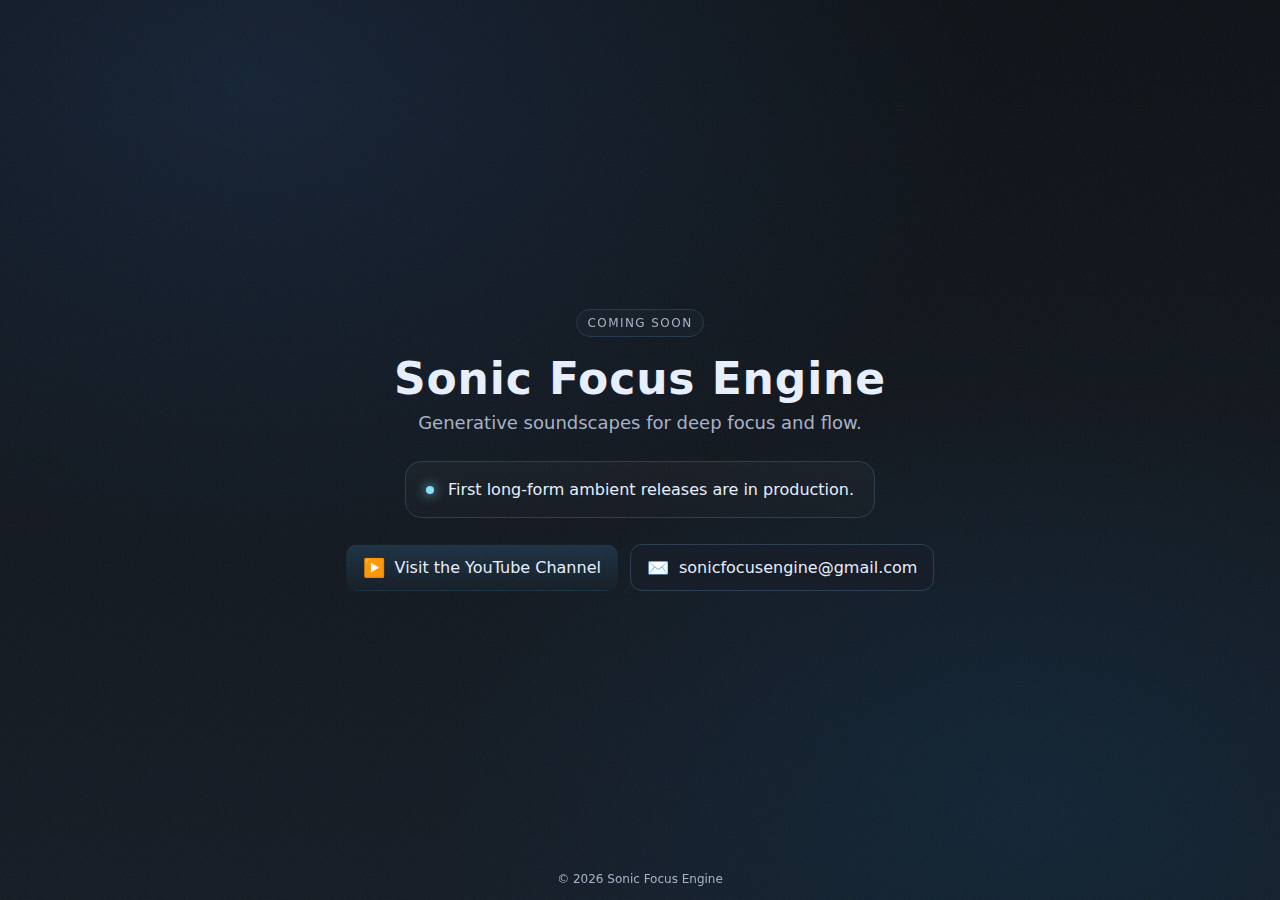
<file: index.html>
<!doctype html>
<html lang="en">

<head>
  <meta charset="utf-8" />
  <meta name="viewport" content="width=device-width, initial-scale=1" />
  <title>Sonic Focus Engine — Coming Soon</title>
  <meta name="description"
    content="Generative soundscapes for deep focus and flow. Sonic Focus Engine is coming soon." />
  <meta name="theme-color" content="#0b0f14" />

  <!-- Open Graph / Twitter -->
  <meta property="og:title" content="Sonic Focus Engine — Coming Soon" />
  <meta property="og:description" content="Generative soundscapes for deep focus and flow." />
  <meta property="og:type" content="website" />
  <meta property="og:url" content="https://sonicfocusengine.com/" />

  <style>
    :root {
      --bg1: #0b0f14;
      --bg2: #121923;
      --fg: #e9f1ff;
      --muted: #a8b3c7;
      --accent: #86e1ff;
      --card: #0f141b;
      --ring: #2a3a4d;
    }

    html,
    body {
      height: 100%
    }

    body {
      margin: 0;
      font-family: system-ui, -apple-system, Segoe UI, Roboto, Ubuntu, Cantarell, Inter, Arial, sans-serif;
      color: var(--fg);
      background: radial-gradient(1200px 800px at 20% 10%, #122033 0%, transparent 60%),
        radial-gradient(1000px 700px at 80% 90%, #0e2233 0%, transparent 60%),
        linear-gradient(180deg, var(--bg1), var(--bg2));
      display: grid;
      place-items: center;
      overflow: hidden;
    }

    .wrap {
      text-align: center;
      padding: 48px 24px;
      max-width: 720px
    }

    .badge {
      display: inline-block;
      padding: 6px 10px;
      border: 1px solid var(--ring);
      border-radius: 999px;
      font-size: 12px;
      letter-spacing: .12em;
      text-transform: uppercase;
      color: var(--muted);
      background: rgba(255, 255, 255, 0.02);
      backdrop-filter: blur(2px);
    }

    h1 {
      margin: 16px 0 8px;
      font-size: clamp(28px, 4vw, 44px);
      letter-spacing: .02em
    }

    .tag {
      color: var(--muted);
      font-size: clamp(14px, 2.2vw, 18px);
      margin: 0 0 28px
    }

    .card {
      margin: 0 auto 26px;
      padding: 18px 20px;
      border: 1px solid var(--ring);
      border-radius: 16px;
      background: linear-gradient(180deg, rgba(255, 255, 255, 0.03), rgba(255, 255, 255, 0.01));
      display: inline-flex;
      gap: 14px;
      align-items: center;
    }

    .dot {
      width: 8px;
      height: 8px;
      border-radius: 50%;
      background: var(--accent);
      box-shadow: 0 0 12px var(--accent);
    }

    .links {
      display: flex;
      gap: 12px;
      justify-content: center;
      flex-wrap: wrap
    }

    .btn {
      display: inline-flex;
      align-items: center;
      gap: 10px;
      padding: 12px 16px;
      border-radius: 12px;
      border: 1px solid var(--ring);
      color: var(--fg);
      text-decoration: none;
      background: #111823;
      transition: .15s ease;
    }

    .btn:hover {
      transform: translateY(-1px);
      border-color: #3b536f
    }

    .btn.primary {
      border-color: transparent;
      background: linear-gradient(180deg, #193042, #111a24);
    }

    .btn .emoji {
      font-size: 18px
    }

    footer {
      position: fixed;
      bottom: 14px;
      left: 0;
      right: 0;
      text-align: center;
      color: var(--muted);
      font-size: 12px
    }

    /* subtle floating grain */
    .grain {
      pointer-events: none;
      position: fixed;
      inset: -50vmax;
      opacity: .08;
      mix-blend: overlay;
      background-image: url('data:image/svg+xml;utf8,<svg xmlns="http://www.w3.org/2000/svg" width="120" height="120"><filter id="n"><feTurbulence type="fractalNoise" baseFrequency="0.9" numOctaves="2" stitchTiles="stitch"/></filter><rect width="100%" height="100%" filter="url(%23n)"/></svg>');
      animation: drift 40s linear infinite;
    }

    @keyframes drift {
      0% {
        transform: translate3d(0, 0, 0) rotate(0deg) scale(1)
      }

      50% {
        transform: translate3d(3%, -2%, 0) rotate(180deg) scale(1.02)
      }

      100% {
        transform: translate3d(0, 0, 0) rotate(360deg) scale(1)
      }
    }
  </style>
</head>

<body>
  <div class="grain" aria-hidden="true"></div>
  <main class="wrap" role="main">
    <span class="badge">Coming Soon</span>
    <h1>Sonic Focus Engine</h1>
    <p class="tag">Generative soundscapes for deep focus and flow.</p>

    <div class="card" role="status" aria-live="polite">
      <span class="dot" aria-hidden="true"></span>
      <span>First long-form ambient releases are in production.</span>
    </div>

    <div class="links">
      <a class="btn primary" href="https://www.youtube.com/@SonicFocusEngine" target="_blank" rel="noopener">
        <span class="emoji">▶️</span><span>Visit the YouTube Channel</span>
      </a>
      <a class="btn" href="mailto:sonicfocusengine@gmail.com?subject=Hello%20from%20the%20site">
        <span class="emoji">✉️</span><span>sonicfocusengine@gmail.com</span>
      </a>
    </div>
  </main>

  <footer>
    © <span id="y"></span> Sonic Focus Engine
  </footer>

  <script>
    document.getElementById('y').textContent = new Date().getFullYear();
  </script>
</body>

</html>
</file>
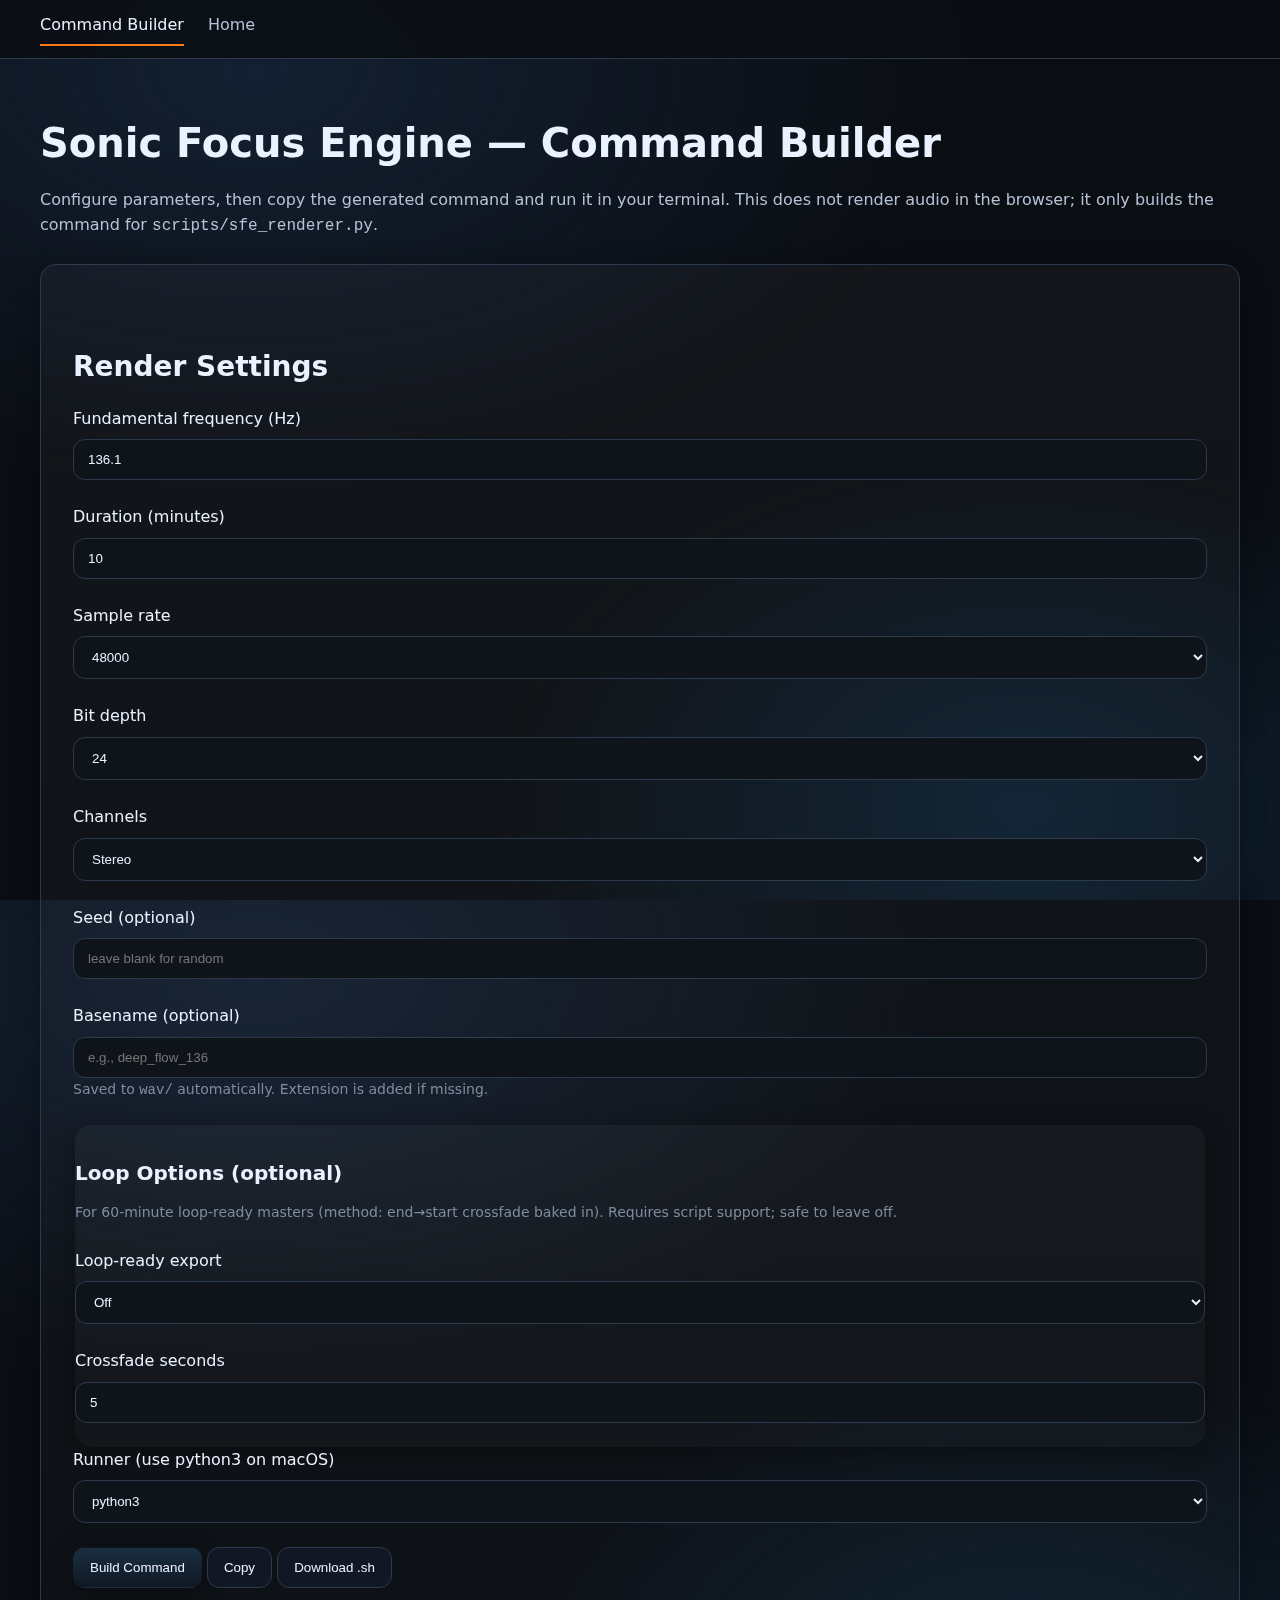
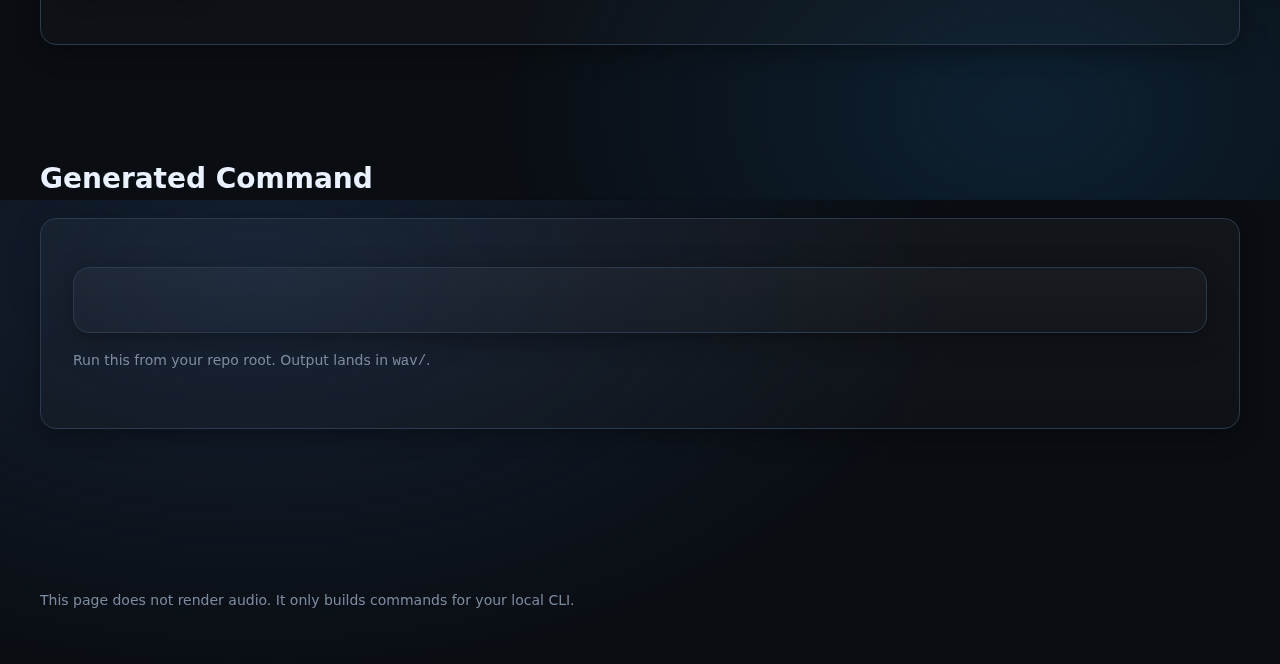
<file: tools/command-builder.html>
<!doctype html>
<html lang="en">

<head>
  <meta charset="utf-8" />
  <meta name="viewport" content="width=device-width, initial-scale=1" />
  <title>SFE Command Builder</title>
  <link rel="stylesheet" href="/css/style.css">
</head>

<body>
  <header class="site-header">
    <div class="container">
      <nav class="nav" aria-label="Nav">
        <a class="is-active" href="#">Command Builder</a>
        <a href="/">Home</a>
      </nav>
    </div>
  </header>

  <main class="section">
    <div class="container">
      <h1 class="h1">Sonic Focus Engine — Command Builder</h1>
      <p>Configure parameters, then copy the generated command and run it in your terminal. This does not render audio
        in the browser; it only builds the command for <code>scripts/sfe_renderer.py</code>.</p>

      <form id="builder" class="card" autocomplete="off" novalidate>
        <h2 class="h2">Render Settings</h2>

        <div class="form-group">
          <label class="form-label" for="freq">Fundamental frequency (Hz)</label>
          <input class="form-input" id="freq" name="freq" type="number" step="0.01" value="136.1" required>
        </div>

        <div class="form-group">
          <label class="form-label" for="minutes">Duration (minutes)</label>
          <input class="form-input" id="minutes" name="minutes" type="number" min="1" max="360" value="10" required>
        </div>

        <div class="form-group">
          <label class="form-label" for="sr">Sample rate</label>
          <select class="form-select" id="sr" name="sr">
            <option value="44100">44100</option>
            <option value="48000" selected>48000</option>
          </select>
        </div>

        <div class="form-group">
          <label class="form-label" for="bit">Bit depth</label>
          <select class="form-select" id="bit" name="bit">
            <option value="16">16</option>
            <option value="24" selected>24</option>
          </select>
        </div>

        <div class="form-group">
          <label class="form-label" for="stereo">Channels</label>
          <select class="form-select" id="stereo" name="stereo">
            <option value="st" selected>Stereo</option>
            <option value="mo">Mono</option>
          </select>
        </div>

        <div class="form-group">
          <label class="form-label" for="seed">Seed (optional)</label>
          <input class="form-input" id="seed" name="seed" type="number" placeholder="leave blank for random">
        </div>

        <div class="form-group">
          <label class="form-label" for="out">Basename (optional)</label>
          <input class="form-input" id="out" name="out" type="text" placeholder="e.g., deep_flow_136">
          <p class="caption">Saved to <code>wav/</code> automatically. Extension is added if missing.</p>
        </div>

        <fieldset class="card" style="padding:0;border:none">
          <div class="p-4">
            <h3 class="h3">Loop Options (optional)</h3>
            <p class="caption">For 60-minute loop-ready masters (method: end→start crossfade baked in). Requires script
              support; safe to leave off.</p>
            <div class="form-group">
              <label class="form-label" for="loopready">Loop-ready export</label>
              <select class="form-select" id="loopready">
                <option value="off" selected>Off</option>
                <option value="on">On</option>
              </select>
            </div>
            <div class="form-group">
              <label class="form-label" for="xfsec">Crossfade seconds</label>
              <input class="form-input" id="xfsec" type="number" min="1" max="15" value="5">
            </div>
          </div>
        </fieldset>

        <div class="form-group">
          <label class="form-label" for="runner">Runner (use python3 on macOS)</label>
          <select class="form-select" id="runner">
            <option value="python3" selected>python3</option>
            <option value="python">python</option>
          </select>
        </div>

        <p>
          <button class="btn btn-primary" type="button" id="build">Build Command</button>
          <button class="btn" type="button" id="copy" disabled>Copy</button>
          <button class="btn" type="button" id="download" disabled>Download .sh</button>
        </p>
      </form>

      <section class="section">
        <h2 class="h2">Generated Command</h2>
        <div class="card">
          <pre id="cmd" class="card" style="white-space:pre-wrap;word-break:break-word"></pre>
          <p class="caption">Run this from your repo root. Output lands in <code>wav/</code>.</p>
        </div>
      </section>
    </div>
  </main>

  <footer class="section--tight footer">
    <div class="container">
      <p class="caption">This page does not render audio. It only builds commands for your local CLI.</p>
    </div>
  </footer>

  <script>
    const $ = (id) => document.getElementById(id);
    const fields = ["freq", "minutes", "sr", "bit", "stereo", "seed", "out", "runner", "loopready", "xfsec"];

    function buildCommand() {
      const vals = Object.fromEntries(fields.map(f => [f, $(f).value.trim()]));
      const stereoFlag = vals.stereo === "st" ? "--stereo" : "";
      const seedFlag = vals.seed ? `--seed ${vals.seed}` : "";
      const outFlag = vals.out ? `--out ${shellEscape(vals.out)}` : "";

      // Optional loop flags (only include if on; your script can ignore unknown flags safely if not implemented yet)
      const loopFlags = (vals.loopready === "on")
        ? `--loop-ready --xf-sec ${Number(vals.xfsec) || 5}`
        : "";

      // command
      const cmd = `${vals.runner} scripts/sfe_renderer.py --freq ${Number(vals.freq)} --minutes ${parseInt(vals.minutes, 10)} --sr ${parseInt(vals.sr, 10)} --bit ${parseInt(vals.bit, 10)} ${stereoFlag} ${seedFlag} ${outFlag} ${loopFlags}`.replace(/\s+/g, ' ').trim();
      $("cmd").textContent = cmd;
      $("copy").disabled = false;
      $("download").disabled = false;
    }

    function shellEscape(s) {
      if (!s) return "";
      // basic POSIX-safe quoting
      return `'${s.replace(/'/g, "'\\''")}'`;
    }

    $("build").addEventListener("click", buildCommand);
    $("copy").addEventListener("click", async () => {
      const cmd = $("cmd").textContent;
      if (!cmd) return;
      try { await navigator.clipboard.writeText(cmd); $("copy").textContent = "Copied"; setTimeout(() => $("copy").textContent = "Copy", 1200); } catch (e) { }
    });
    $("download").addEventListener("click", () => {
      const cmd = $("cmd").textContent;
      if (!cmd) return;
      const script = `#!/usr/bin/env bash
set -euo pipefail
cd "$(dirname "$0")"/..
${cmd}
`;
      const blob = new Blob([script], { type: "text/x-sh" });
      const url = URL.createObjectURL(blob);
      const a = document.createElement("a");
      a.href = url;
      a.download = "run_render.sh";
      document.body.appendChild(a);
      a.click();
      a.remove();
      URL.revokeObjectURL(url);
    });
  </script>
</body>

</html>
</file>
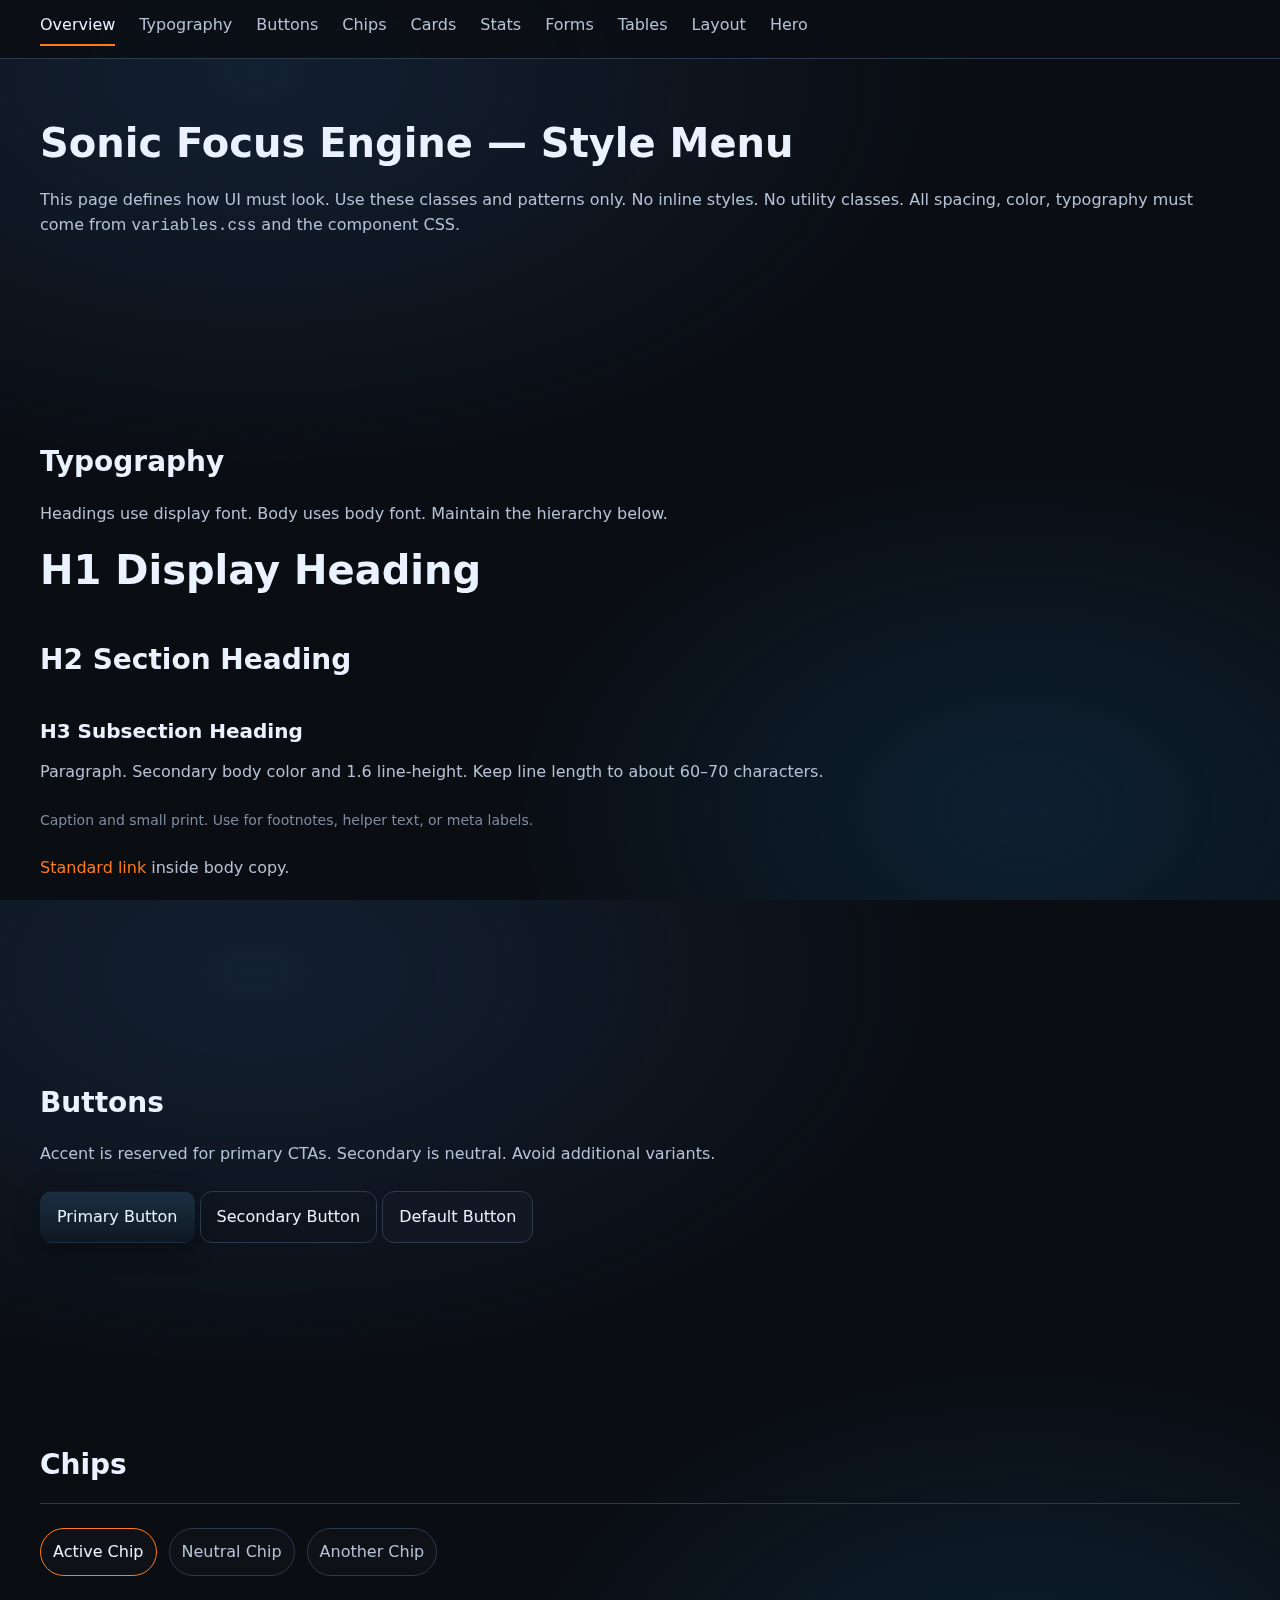
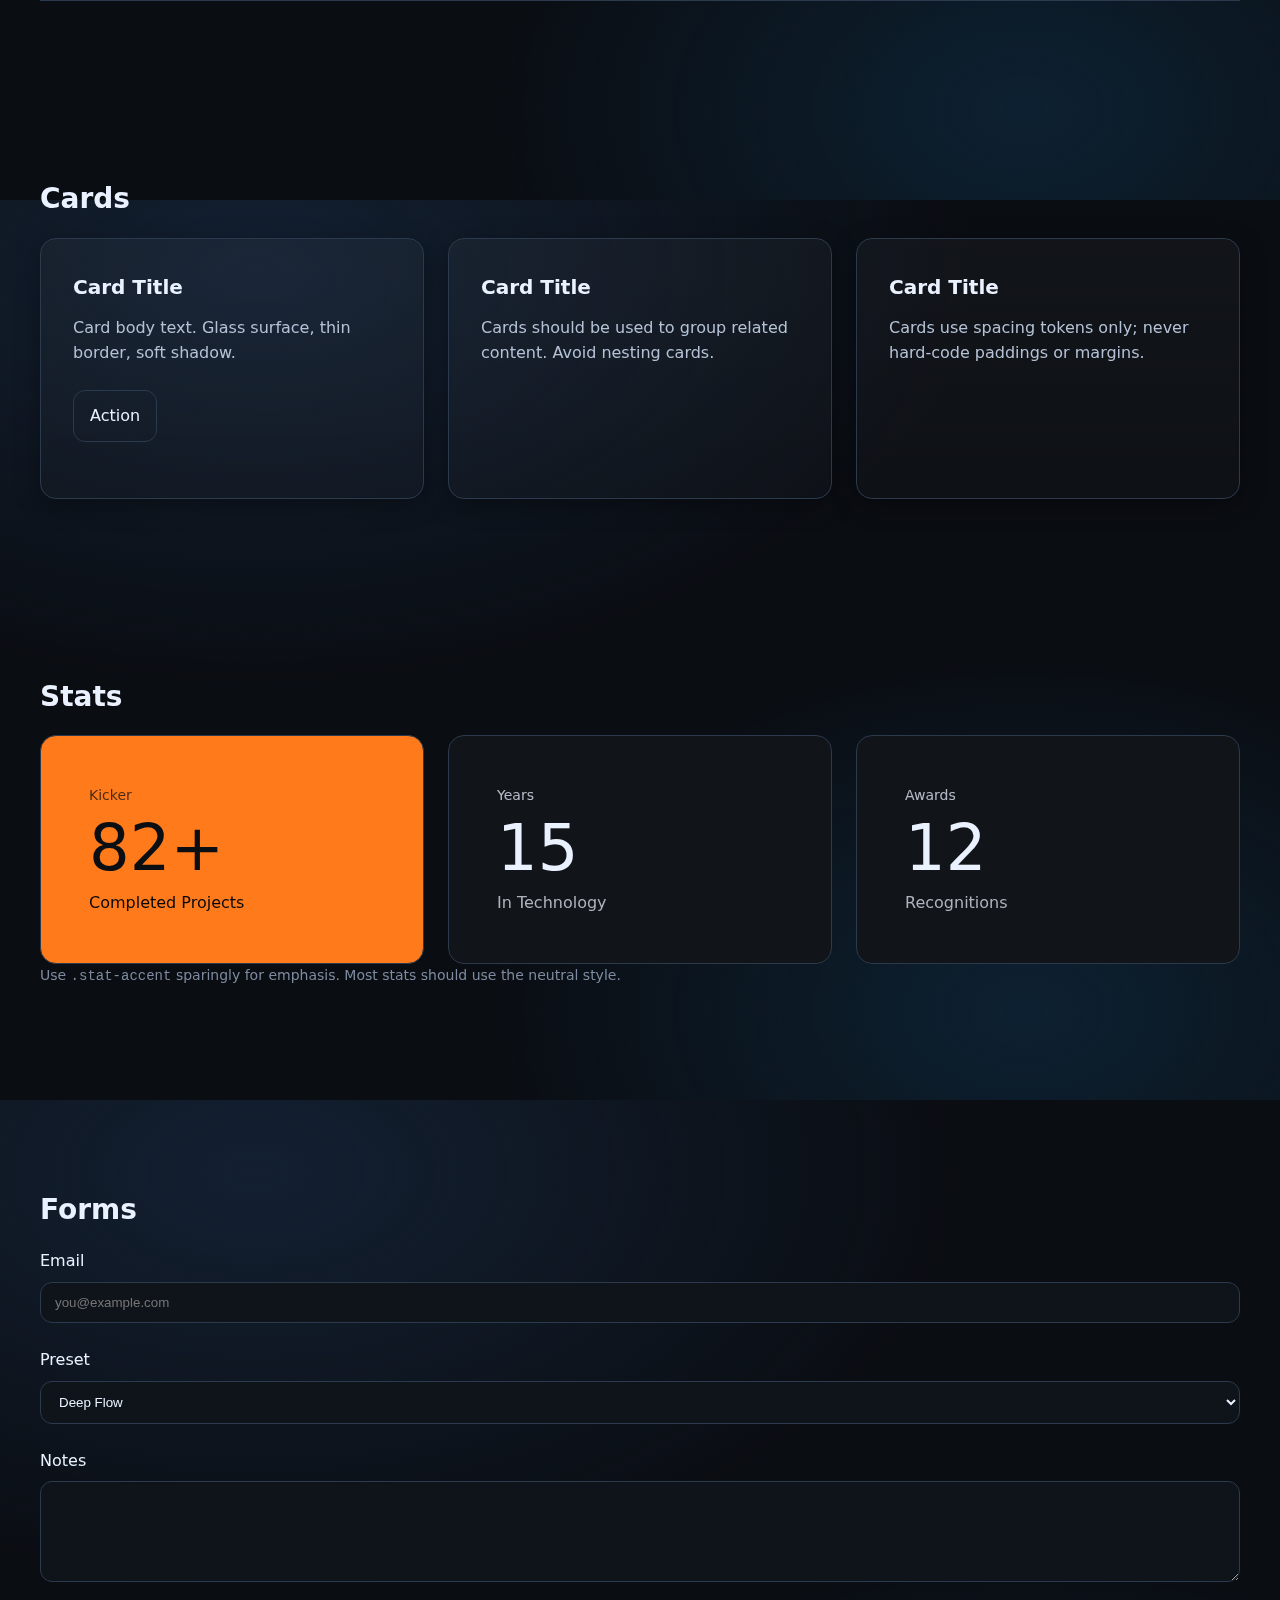
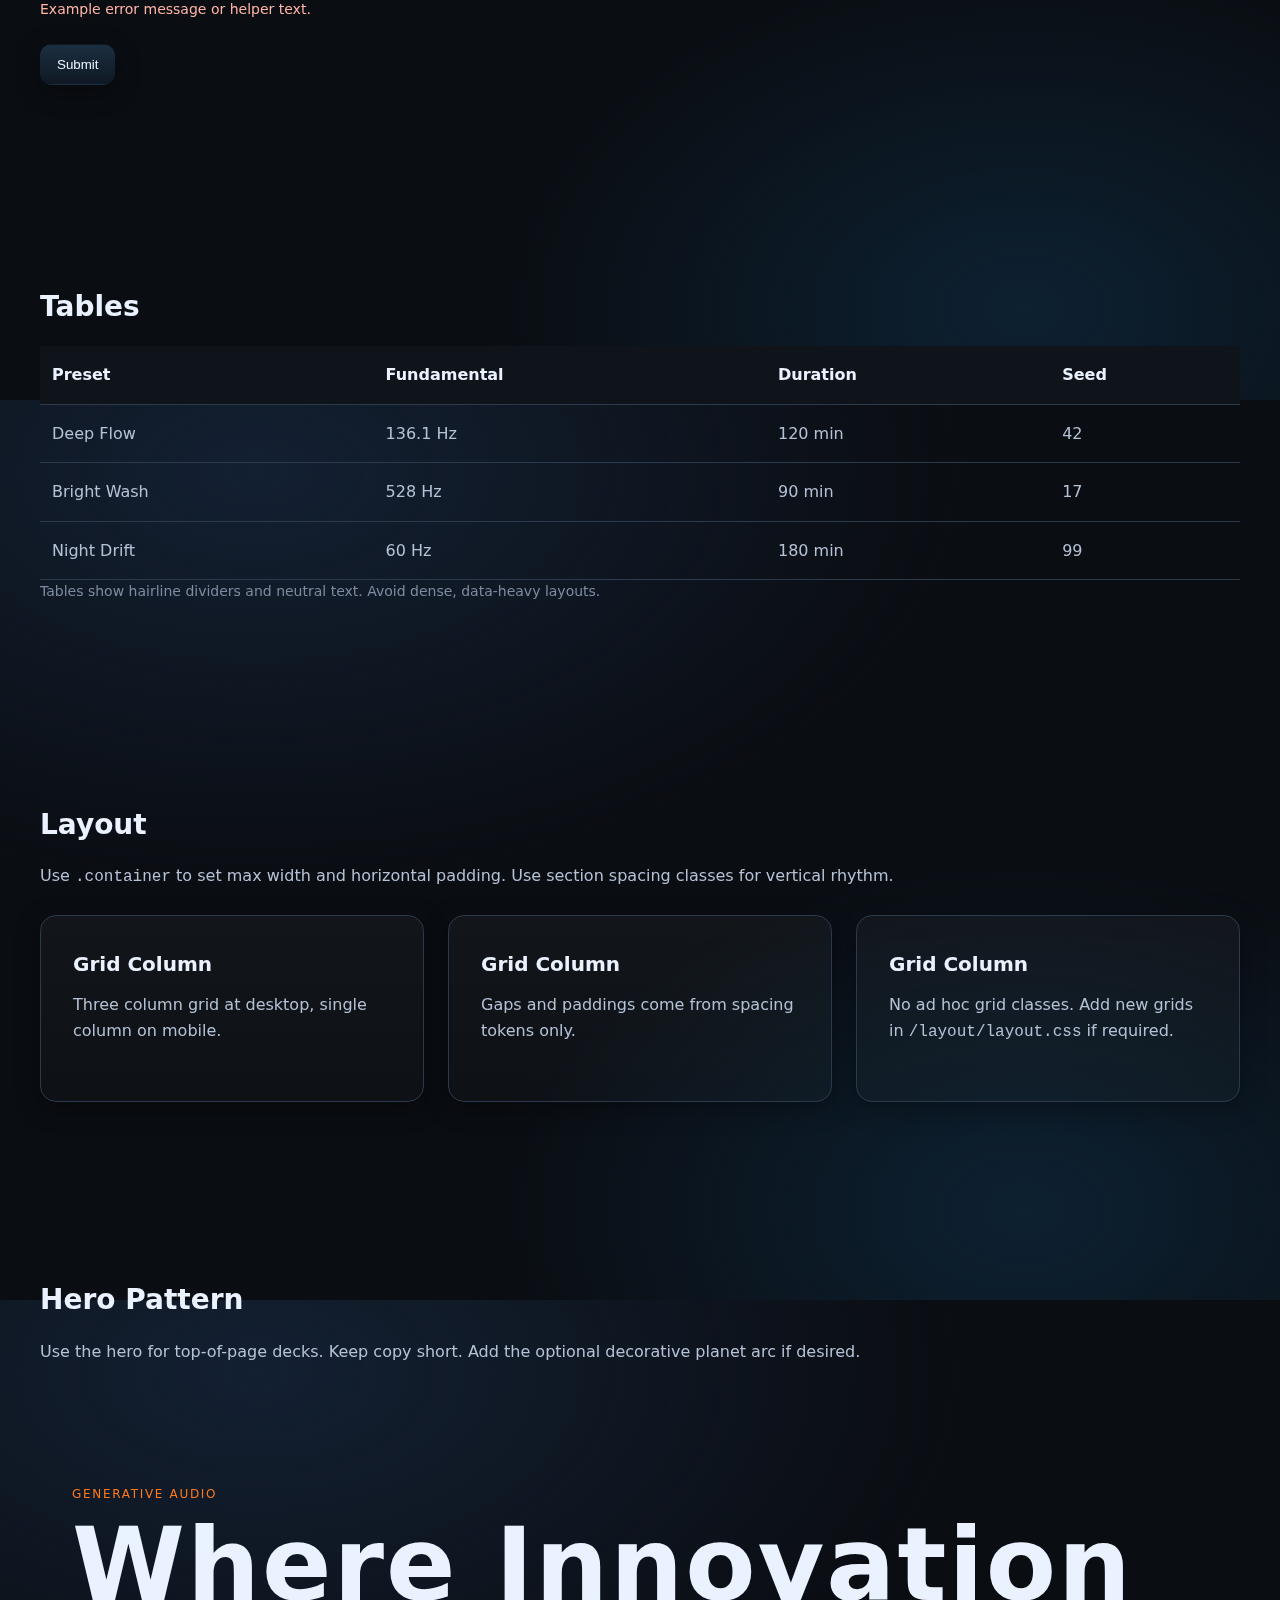
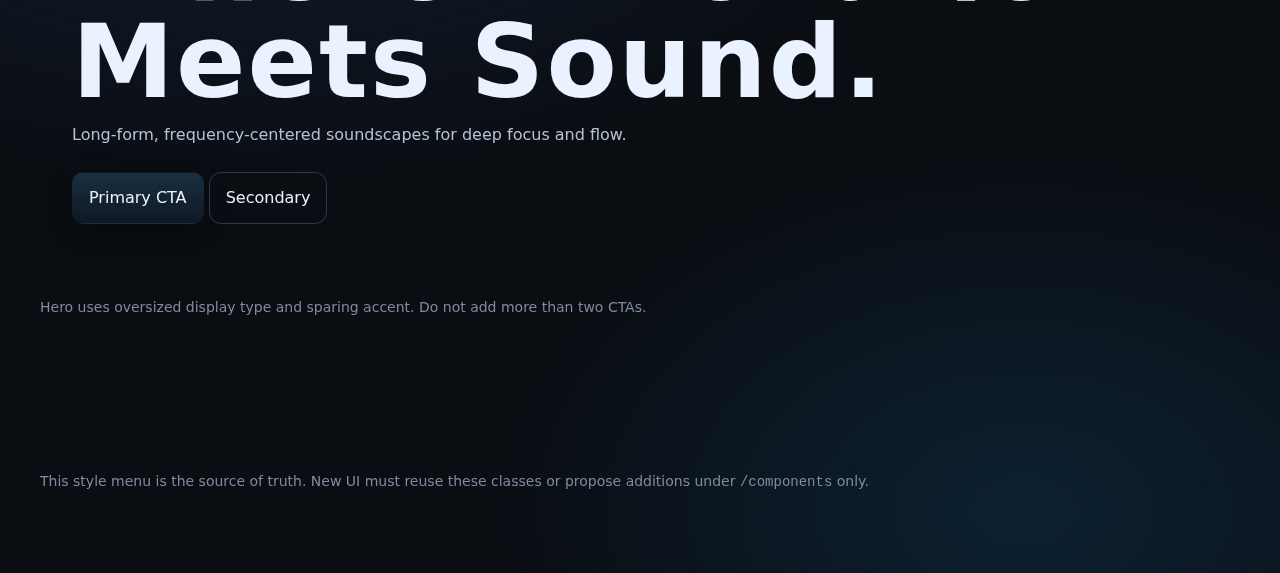
<file: docs/style/style_guide.html>
<!doctype html>
<html lang="en">

<head>
  <meta charset="utf-8" />
  <meta name="viewport" content="width=device-width, initial-scale=1" />
  <title>Sonic Focus Engine — Style Guide</title>
  <link rel="stylesheet" href="/css/style.css">
  <meta name="description" content="Visual style menu for Sonic Focus Engine. Use these classes and patterns only." />
</head>

<body>

  <!-- Top bar (uses existing nav styles) -->
  <header class="site-header" role="banner">
    <div class="container">
      <nav class="nav" aria-label="Style Guide Navigation">
        <a class="is-active" href="#overview">Overview</a>
        <a href="#typography">Typography</a>
        <a href="#buttons">Buttons</a>
        <a href="#chips">Chips</a>
        <a href="#cards">Cards</a>
        <a href="#stats">Stats</a>
        <a href="#forms">Forms</a>
        <a href="#tables">Tables</a>
        <a href="#layout">Layout</a>
        <a href="#hero">Hero</a>
      </nav>
    </div>
  </header>

  <!-- Overview -->
  <section id="overview" class="section">
    <div class="container">
      <h1 class="h1">Sonic Focus Engine — Style Menu</h1>
      <p>This page defines how UI must look. Use these classes and patterns only. No inline styles. No utility classes.
        All spacing, color, typography must come from <code>variables.css</code> and the component CSS.</p>
    </div>
  </section>

  <!-- Typography -->
  <section id="typography" class="section">
    <div class="container">
      <h2 class="h2">Typography</h2>
      <p>Headings use display font. Body uses body font. Maintain the hierarchy below.</p>

      <h1 class="h1">H1 Display Heading</h1>
      <h2 class="h2">H2 Section Heading</h2>
      <h3 class="h3">H3 Subsection Heading</h3>
      <p>Paragraph. Secondary body color and 1.6 line-height. Keep line length to about 60–70 characters.</p>
      <p class="caption">Caption and small print. Use for footnotes, helper text, or meta labels.</p>
      <p><a href="#">Standard link</a> inside body copy.</p>
    </div>
  </section>

  <!-- Buttons -->
  <section id="buttons" class="section">
    <div class="container">
      <h2 class="h2">Buttons</h2>
      <p>Accent is reserved for primary CTAs. Secondary is neutral. Avoid additional variants.</p>
      <p>
        <a class="btn btn-primary" href="#">Primary Button</a>
        <a class="btn btn-secondary" href="#">Secondary Button</a>
        <a class="btn" href="#">Default Button</a>
      </p>
    </div>
  </section>

  <!-- Chips -->
  <section id="chips" class="section">
    <div class="container">
      <h2 class="h2">Chips</h2>
      <div class="chips" aria-label="Chip examples">
        <span class="chip chip-on">Active Chip</span>
        <span class="chip">Neutral Chip</span>
        <span class="chip">Another Chip</span>
      </div>
    </div>
  </section>

  <!-- Cards -->
  <section id="cards" class="section">
    <div class="container">
      <h2 class="h2">Cards</h2>
      <div class="grid-3">
        <article class="card">
          <h3 class="card-title">Card Title</h3>
          <p>Card body text. Glass surface, thin border, soft shadow.</p>
          <p><a class="btn btn-secondary" href="#">Action</a></p>
        </article>
        <article class="card">
          <h3 class="card-title">Card Title</h3>
          <p>Cards should be used to group related content. Avoid nesting cards.</p>
        </article>
        <article class="card">
          <h3 class="card-title">Card Title</h3>
          <p>Cards use spacing tokens only; never hard-code paddings or margins.</p>
        </article>
      </div>
    </div>
  </section>

  <!-- Stats -->
  <section id="stats" class="section">
    <div class="container">
      <h2 class="h2">Stats</h2>
      <div class="grid-3">
        <article class="stat stat-accent">
          <div class="stat-kicker">Kicker</div>
          <div class="stat-value">82+</div>
          <div class="stat-label">Completed Projects</div>
        </article>
        <article class="stat">
          <div class="stat-kicker">Years</div>
          <div class="stat-value">15</div>
          <div class="stat-label">In Technology</div>
        </article>
        <article class="stat">
          <div class="stat-kicker">Awards</div>
          <div class="stat-value">12</div>
          <div class="stat-label">Recognitions</div>
        </article>
      </div>
      <p class="caption">Use <code>.stat-accent</code> sparingly for emphasis. Most stats should use the neutral style.
      </p>
    </div>
  </section>

  <!-- Forms -->
  <section id="forms" class="section">
    <div class="container">
      <h2 class="h2">Forms</h2>
      <form action="#" method="post" aria-describedby="form-notes">
        <div class="form-group">
          <label class="form-label" for="email">Email</label>
          <input class="form-input" id="email" name="email" type="email" placeholder="you@example.com">
        </div>
        <div class="form-group">
          <label class="form-label" for="select">Preset</label>
          <select class="form-select" id="select" name="preset">
            <option>Deep Flow</option>
            <option>Bright Wash</option>
            <option>Night Drift</option>
          </select>
        </div>
        <div class="form-group">
          <label class="form-label" for="message">Notes</label>
          <textarea class="form-textarea" id="message" name="message" rows="5"></textarea>
          <div class="form-error" id="form-notes">Example error message or helper text.</div>
        </div>
        <p><button class="btn btn-primary" type="submit">Submit</button></p>
      </form>
    </div>
  </section>

  <!-- Tables -->
  <section id="tables" class="section">
    <div class="container">
      <h2 class="h2">Tables</h2>
      <table class="table">
        <thead>
          <tr>
            <th>Preset</th>
            <th>Fundamental</th>
            <th>Duration</th>
            <th>Seed</th>
          </tr>
        </thead>
        <tbody>
          <tr>
            <td>Deep Flow</td>
            <td>136.1 Hz</td>
            <td>120 min</td>
            <td>42</td>
          </tr>
          <tr>
            <td>Bright Wash</td>
            <td>528 Hz</td>
            <td>90 min</td>
            <td>17</td>
          </tr>
          <tr>
            <td>Night Drift</td>
            <td>60 Hz</td>
            <td>180 min</td>
            <td>99</td>
          </tr>
        </tbody>
      </table>
      <p class="caption">Tables show hairline dividers and neutral text. Avoid dense, data-heavy layouts.</p>
    </div>
  </section>

  <!-- Layout examples -->
  <section id="layout" class="section">
    <div class="container">
      <h2 class="h2">Layout</h2>
      <p>Use <code>.container</code> to set max width and horizontal padding. Use section spacing classes for vertical
        rhythm.</p>
      <div class="grid-3">
        <article class="card">
          <h3 class="card-title">Grid Column</h3>
          <p>Three column grid at desktop, single column on mobile.</p>
        </article>
        <article class="card">
          <h3 class="card-title">Grid Column</h3>
          <p>Gaps and paddings come from spacing tokens only.</p>
        </article>
        <article class="card">
          <h3 class="card-title">Grid Column</h3>
          <p>No ad hoc grid classes. Add new grids in <code>/layout/layout.css</code> if required.</p>
        </article>
      </div>
    </div>
  </section>

  <!-- Hero pattern -->
  <section id="hero" class="section">
    <div class="container">
      <h2 class="h2">Hero Pattern</h2>
      <p>Use the hero for top-of-page decks. Keep copy short. Add the optional decorative planet arc if desired.</p>
      <section class="hero">
        <!-- optional: <div class="planet-arc" aria-hidden="true"></div> -->
        <div class="container">
          <div class="hero-kicker">Generative Audio</div>
          <h1 class="hero-title">Where Innovation Meets Sound.</h1>
          <p class="hero-subtitle">Long-form, frequency-centered soundscapes for deep focus and flow.</p>
          <p>
            <a class="btn btn-primary" href="#">Primary CTA</a>
            <a class="btn btn-secondary" href="#">Secondary</a>
          </p>
        </div>
      </section>
      <p class="caption">Hero uses oversized display type and sparing accent. Do not add more than two CTAs.</p>
    </div>
  </section>

  <footer class="section">
    <div class="container">
      <p class="caption">This style menu is the source of truth. New UI must reuse these classes or propose additions
        under <code>/components</code> only.</p>
    </div>
  </footer>

</body>

</html>
</file>
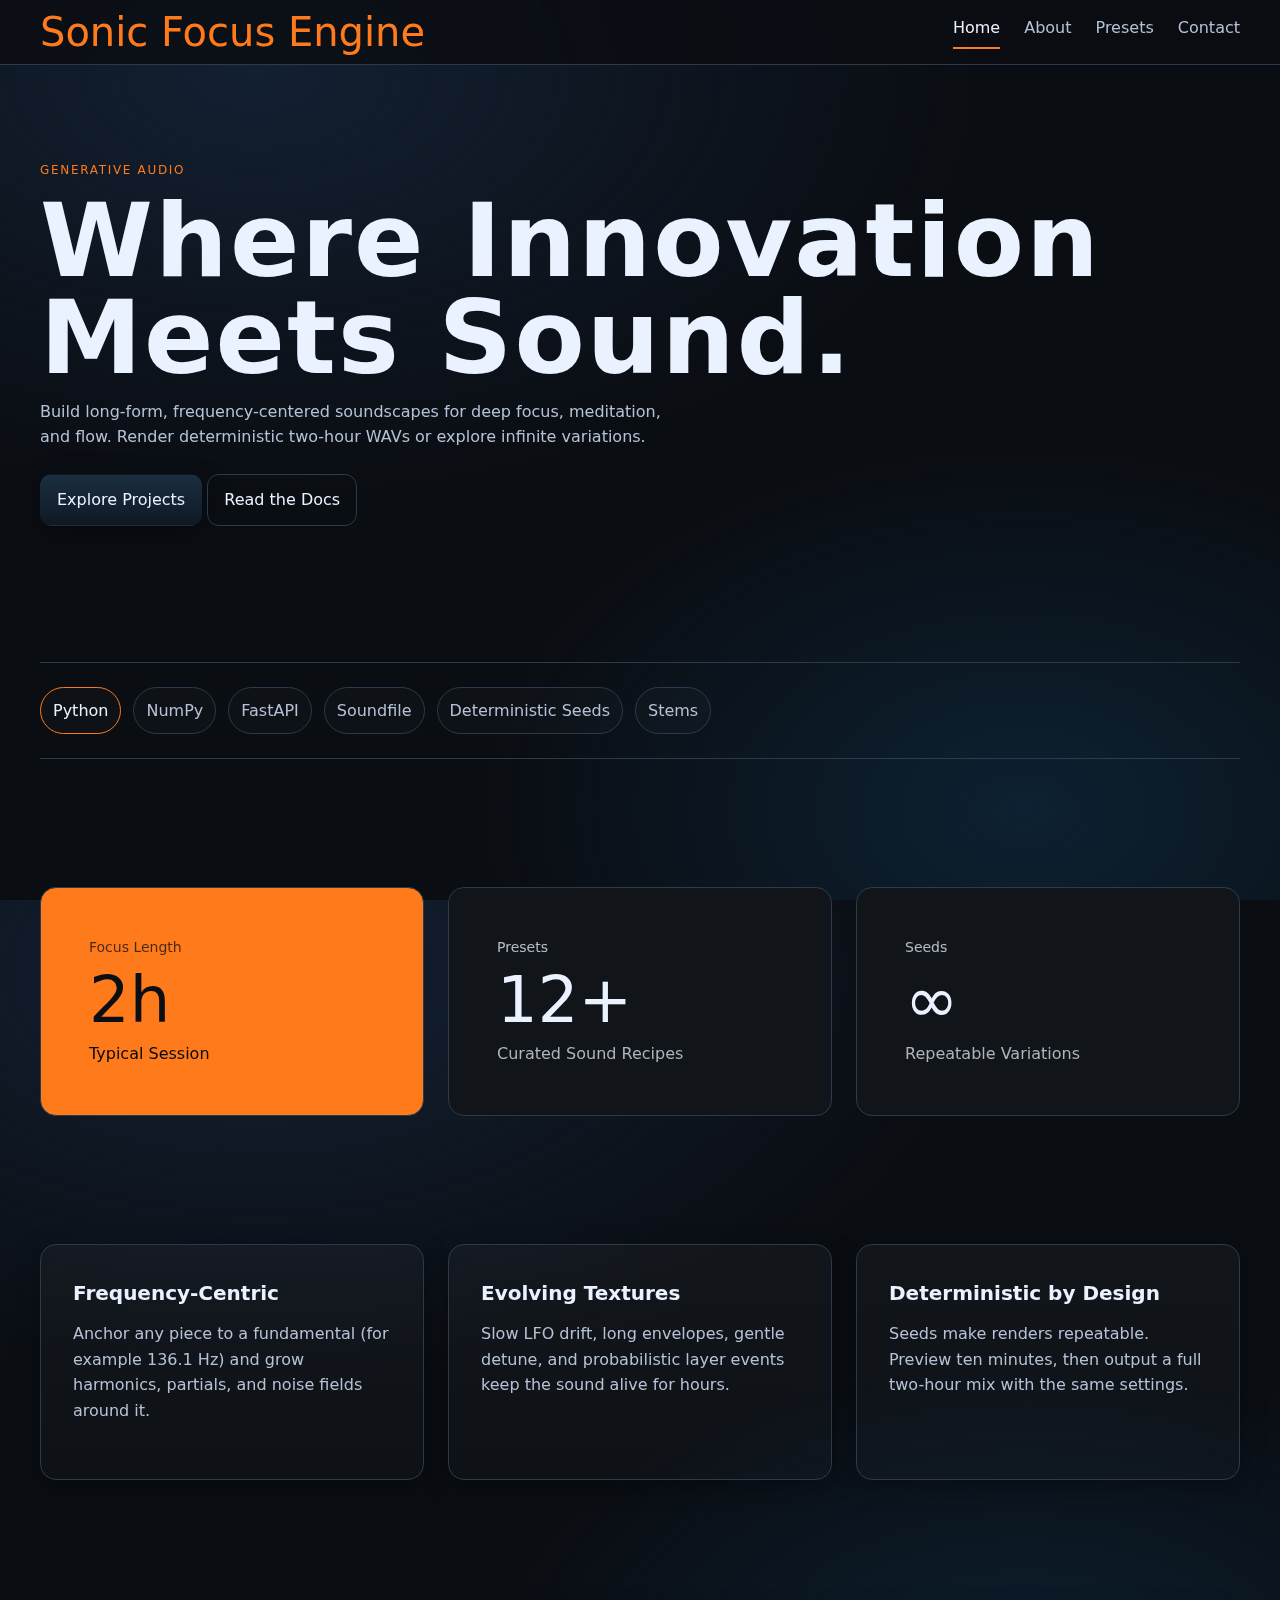
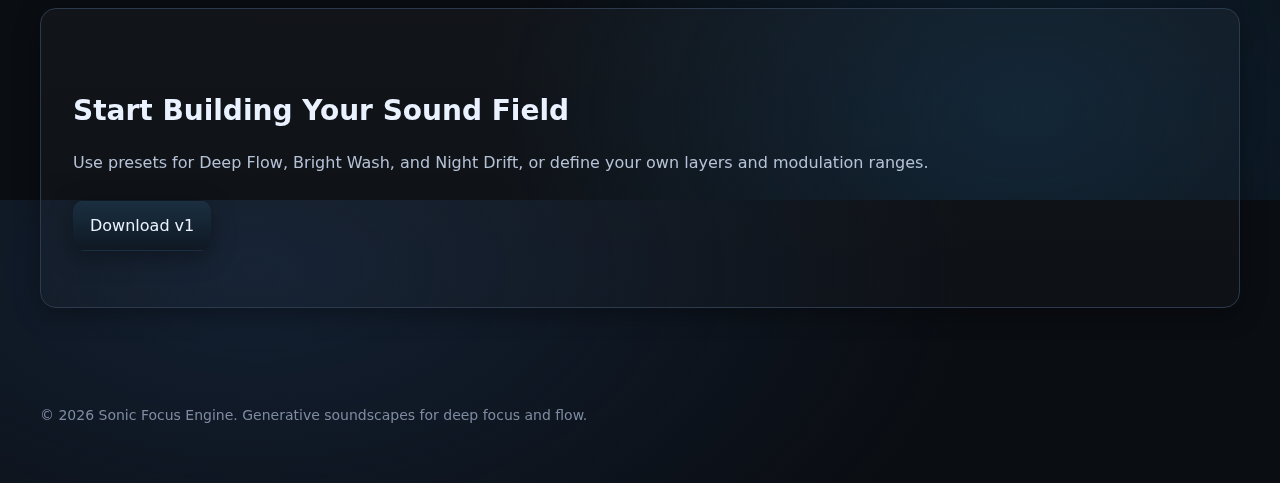
<file: docs/style/styleGuide.html>
<!doctype html>
<html lang="en">

<head>
  <meta charset="utf-8" />
  <meta name="viewport" content="width=device-width, initial-scale=1" />
  <title>Sonic Focus Engine</title>
  <link rel="stylesheet" href="/css/style.css">
  <meta name="description" content="Generative soundscapes centered on frequency for deep focus and flow." />
</head>

<body>

  <!-- Header / Nav -->
  <header class="site-header" role="banner">
    <div class="container" style="display:flex;align-items:center;justify-content:space-between">
      <a href="/" class="h1" style="margin:0">Sonic Focus Engine</a>
      <nav class="nav" aria-label="Primary">
        <a class="is-active" href="/">Home</a>
        <a href="/about">About</a>
        <a href="/presets">Presets</a>
        <a href="/contact">Contact</a>
      </nav>
    </div>
  </header>

  <!-- Hero -->
  <section class="hero">
    <div class="container">
      <div class="hero-kicker">Generative Audio</div>
      <h1 class="hero-title">Where Innovation Meets Sound.</h1>
      <p class="hero-subtitle">
        Build long-form, frequency-centered soundscapes for deep focus, meditation, and flow.
        Render deterministic two-hour WAVs or explore infinite variations.
      </p>
      <p>
        <a class="btn btn-primary" href="/projects">Explore Projects</a>
        <a class="btn btn-secondary" href="/docs">Read the Docs</a>
      </p>
    </div>
  </section>

  <!-- Client/Tag Chips -->
  <section class="section">
    <div class="container chips" aria-label="Tech stack">
      <span class="chip chip-on">Python</span>
      <span class="chip">NumPy</span>
      <span class="chip">FastAPI</span>
      <span class="chip">Soundfile</span>
      <span class="chip">Deterministic Seeds</span>
      <span class="chip">Stems</span>
    </div>
  </section>

  <!-- Stats row -->
  <section class="section">
    <div class="container grid-3">
      <article class="stat stat-accent">
        <div class="stat-kicker">Focus Length</div>
        <div class="stat-value">2h</div>
        <div class="stat-label">Typical Session</div>
      </article>
      <article class="stat">
        <div class="stat-kicker">Presets</div>
        <div class="stat-value">12+</div>
        <div class="stat-label">Curated Sound Recipes</div>
      </article>
      <article class="stat">
        <div class="stat-kicker">Seeds</div>
        <div class="stat-value">∞</div>
        <div class="stat-label">Repeatable Variations</div>
      </article>
    </div>
  </section>

  <!-- Feature cards -->
  <section class="section">
    <div class="container grid-3">
      <article class="card">
        <h3 class="card-title">Frequency-Centric</h3>
        <p>Anchor any piece to a fundamental (for example 136.1 Hz) and grow harmonics, partials, and noise fields
          around it.</p>
      </article>
      <article class="card">
        <h3 class="card-title">Evolving Textures</h3>
        <p>Slow LFO drift, long envelopes, gentle detune, and probabilistic layer events keep the sound alive for hours.
        </p>
      </article>
      <article class="card">
        <h3 class="card-title">Deterministic by Design</h3>
        <p>Seeds make renders repeatable. Preview ten minutes, then output a full two-hour mix with the same settings.
        </p>
      </article>
    </div>
  </section>

  <!-- Call to action -->
  <section class="section">
    <div class="container card">
      <h2 class="h2">Start Building Your Sound Field</h2>
      <p>Use presets for Deep Flow, Bright Wash, and Night Drift, or define your own layers and modulation ranges.</p>
      <p><a class="btn btn-primary" href="/download">Download v1</a></p>
    </div>
  </section>

  <!-- Footer -->
  <footer class="section--tight footer">
    <div class="container">
      <p class="caption">© <span id="y"></span> Sonic Focus Engine. Generative soundscapes for deep focus and flow.</p>
    </div>
  </footer>

  <script>
    document.getElementById('y').textContent = new Date().getFullYear();
  </script>
</body>

</html>
</file>
<file: css/style.css>
/* Order matters: tokens → base → layout → components */
@import url("./base/variables.css");
@import url("./base/base.css");
@import url("./layout/layout.css");

@import url("./components/buttons.css");
@import url("./components/cards.css");
@import url("./components/forms.css");
@import url("./components/tables.css");
@import url("./components/nav.css");
@import url("./components/hero.css");
@import url("./components/chips.css");
@import url("./components/stats.css");
</file>
